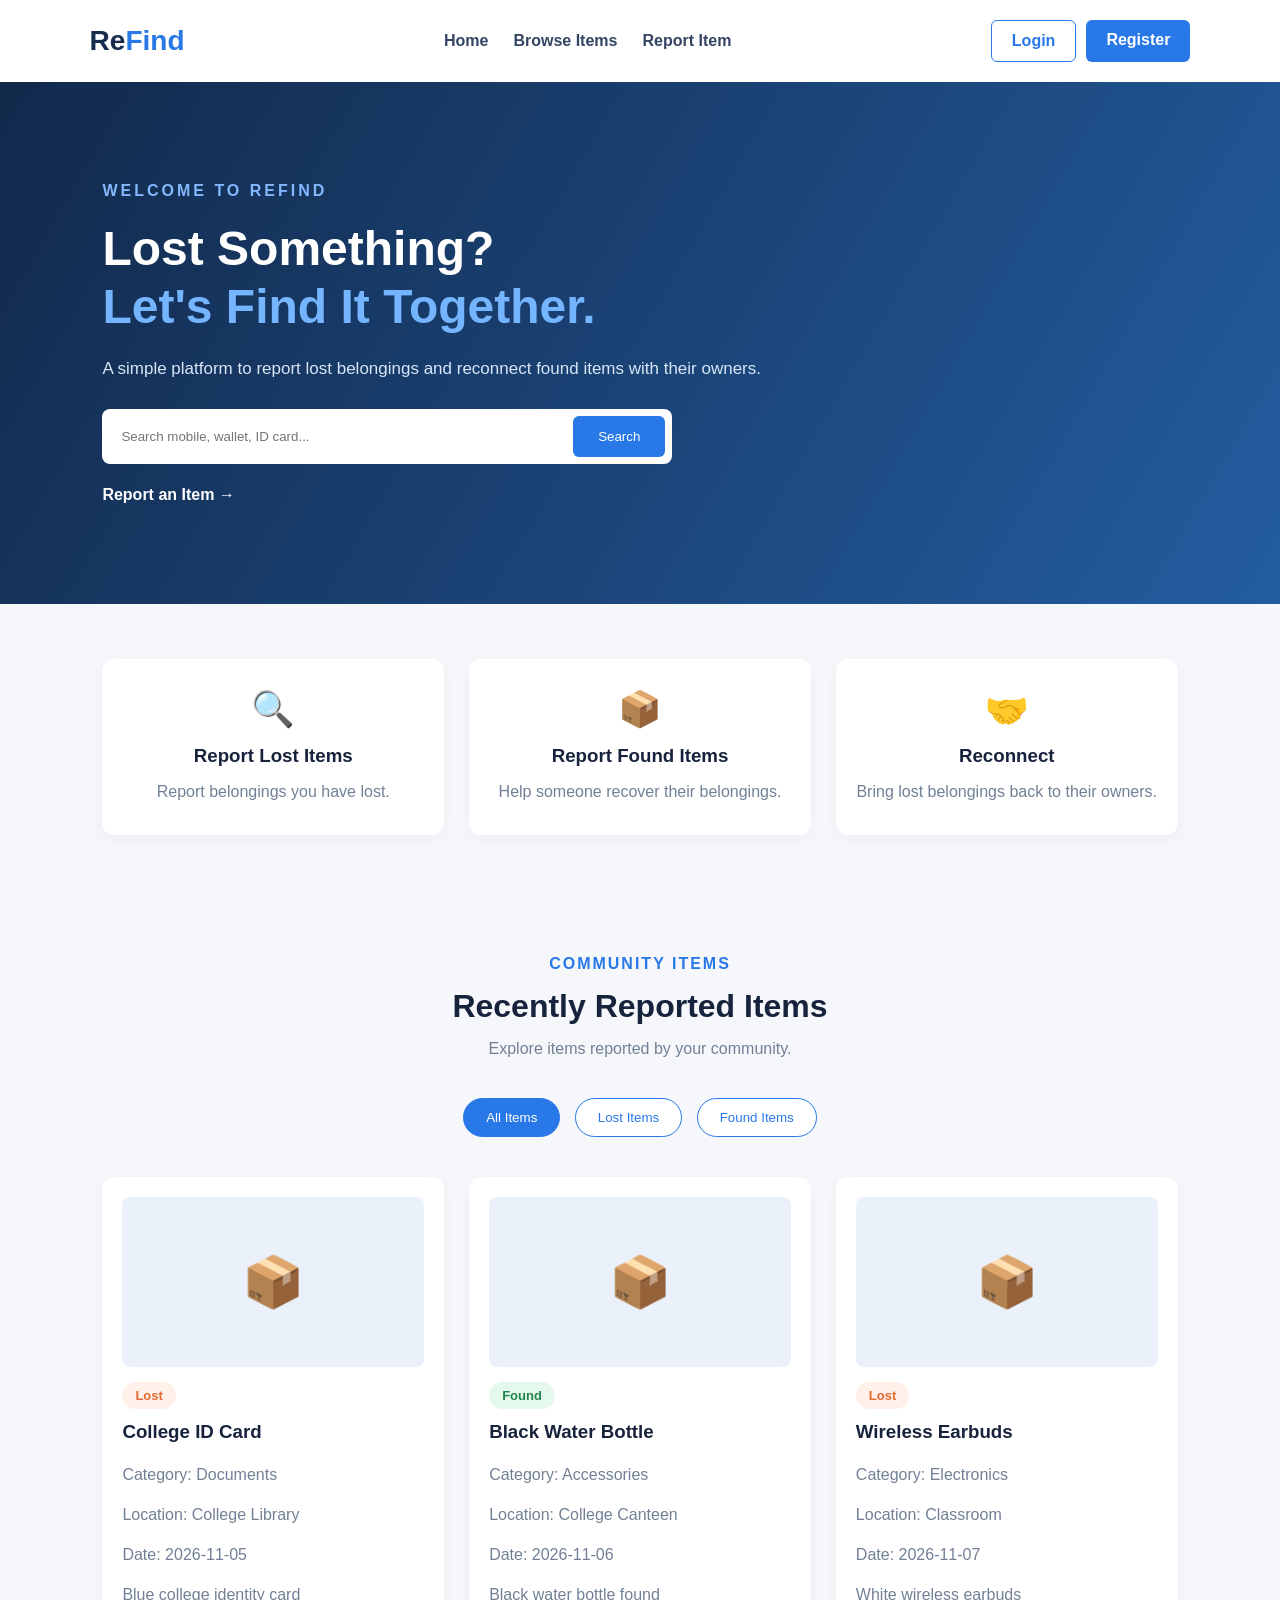
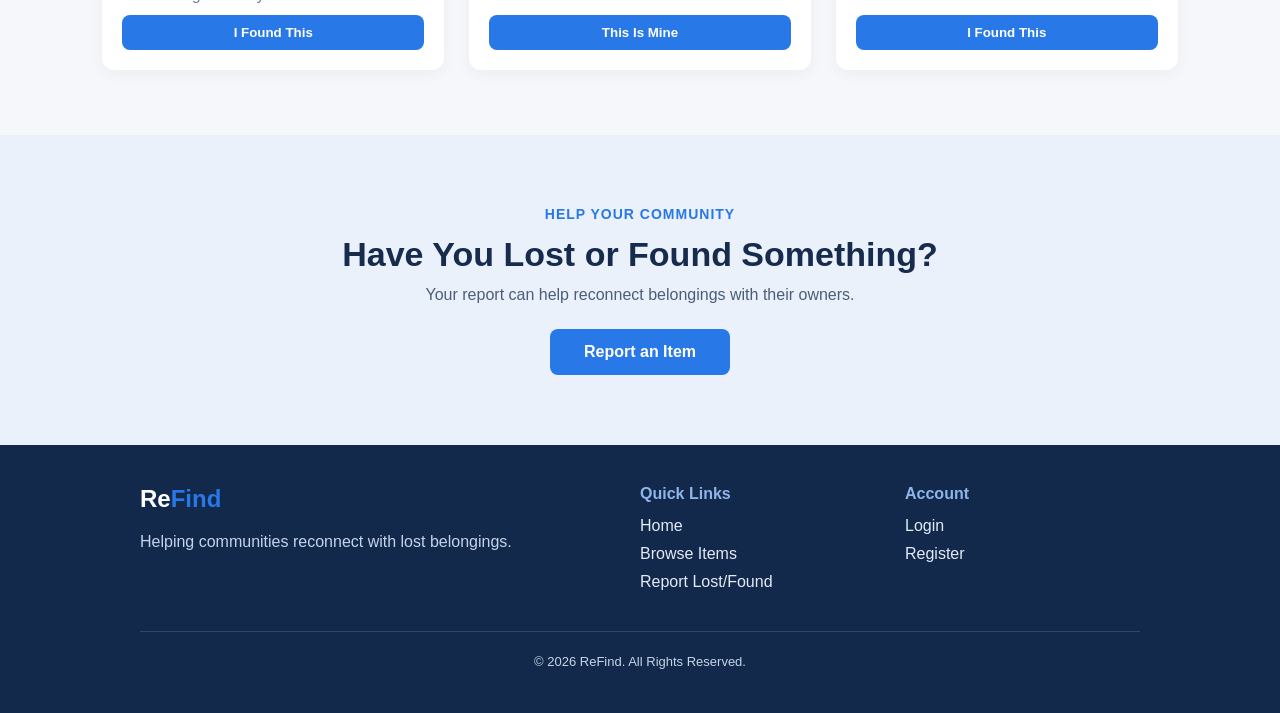
<file: index.html>
<!DOCTYPE html>
<html lang="en">
<head>
    <meta charset="UTF-8">
    <meta name="viewport" content="width=device-width, initial-scale=1.0">

    <title>ReFind - Lost & Found Application</title>

    <link rel="stylesheet" href="style.css">
</head>

<body>

<!-- NAVBAR -->
<header class="navbar">
    <a href="index.html" class="logo">
        Re<span>Find</span>
    </a>

    <nav>
        <a href="#home">Home</a>
        <a href="#items">Browse Items</a>
        <a href="report.html">Report Item</a>
    </nav>

    <div class="nav-buttons">
        <a href="login.html" class="login-btn">Login</a>
        <a href="register.html" class="register-btn">Register</a>
    </div>
</header>


<!-- HERO SECTION -->
<section class="hero" id="home">

    <div class="hero-content">

        <span class="tagline">WELCOME TO REFIND</span>

        <h1>
            Lost Something?<br>
            <span>Let's Find It Together.</span>
        </h1>

        <p>
            A simple platform to report lost belongings
            and reconnect found items with their owners.
        </p>

        <div class="hero-search">
            <input
                type="text"
                id="searchInput"
                placeholder="Search mobile, wallet, ID card..."
            >

            <button onclick="searchItems()">
                Search
            </button>
        </div>

        <a href="report.html" class="hero-link">
            Report an Item →
        </a>

    </div>

</section>


<!-- FEATURES -->
<section class="features">

    <div class="feature">
        <div class="feature-icon">🔍</div>
        <h3>Report Lost Items</h3>
        <p>Report belongings you have lost.</p>
    </div>

    <div class="feature">
        <div class="feature-icon">📦</div>
        <h3>Report Found Items</h3>
        <p>Help someone recover their belongings.</p>
    </div>

    <div class="feature">
        <div class="feature-icon">🤝</div>
        <h3>Reconnect</h3>
        <p>Bring lost belongings back to their owners.</p>
    </div>

</section>


<!-- ITEMS SECTION -->
<section class="items-section" id="items">

    <div class="section-heading">
        <span>COMMUNITY ITEMS</span>
        <h2>Recently Reported Items</h2>
        <p>Explore items reported by your community.</p>
    </div>

    <div class="filter-buttons">

        <button class="filter-btn active"
            onclick="filterItems('All', this)">
            All Items
        </button>

        <button class="filter-btn"
            onclick="filterItems('Lost', this)">
            Lost Items
        </button>

        <button class="filter-btn"
            onclick="filterItems('Found', this)">
            Found Items
        </button>

    </div>

    <div class="items-grid" id="itemsGrid"></div>

</section>


<!-- REPORT CALL TO ACTION -->
<section class="cta-report" id="report">
    <span>HELP YOUR COMMUNITY</span>
    <h2>Have You Lost or Found Something?</h2>
    <p>
        Your report can help reconnect belongings
        with their owners.
    </p>
    <a href="report.html" class="cta-btn">Report an Item</a>
</section>


<!-- FOOTER -->
<footer>

    <div class="footer-grid">

        <div class="footer-brand">
            <h2>Re<span>Find</span></h2>
            <p>Helping communities reconnect with lost belongings.</p>
        </div>

        <div class="footer-col">
            <h4>Quick Links</h4>
            <a href="index.html">Home</a>
            <a href="#items">Browse Items</a>
            <a href="report.html">Report Lost/Found</a>
        </div>

        <div class="footer-col">
            <h4>Account</h4>
            <a href="login.html">Login</a>
            <a href="register.html">Register</a>
            <a href="admin.html" class="admin-only" hidden>Admin Dashboard</a>
        </div>

    </div>

    <p class="copyright">
        © 2026 ReFind. All Rights Reserved.
    </p>

</footer>


<script src="common.js"></script>
<script src="script.js"></script>

</body>
</html>
</file>
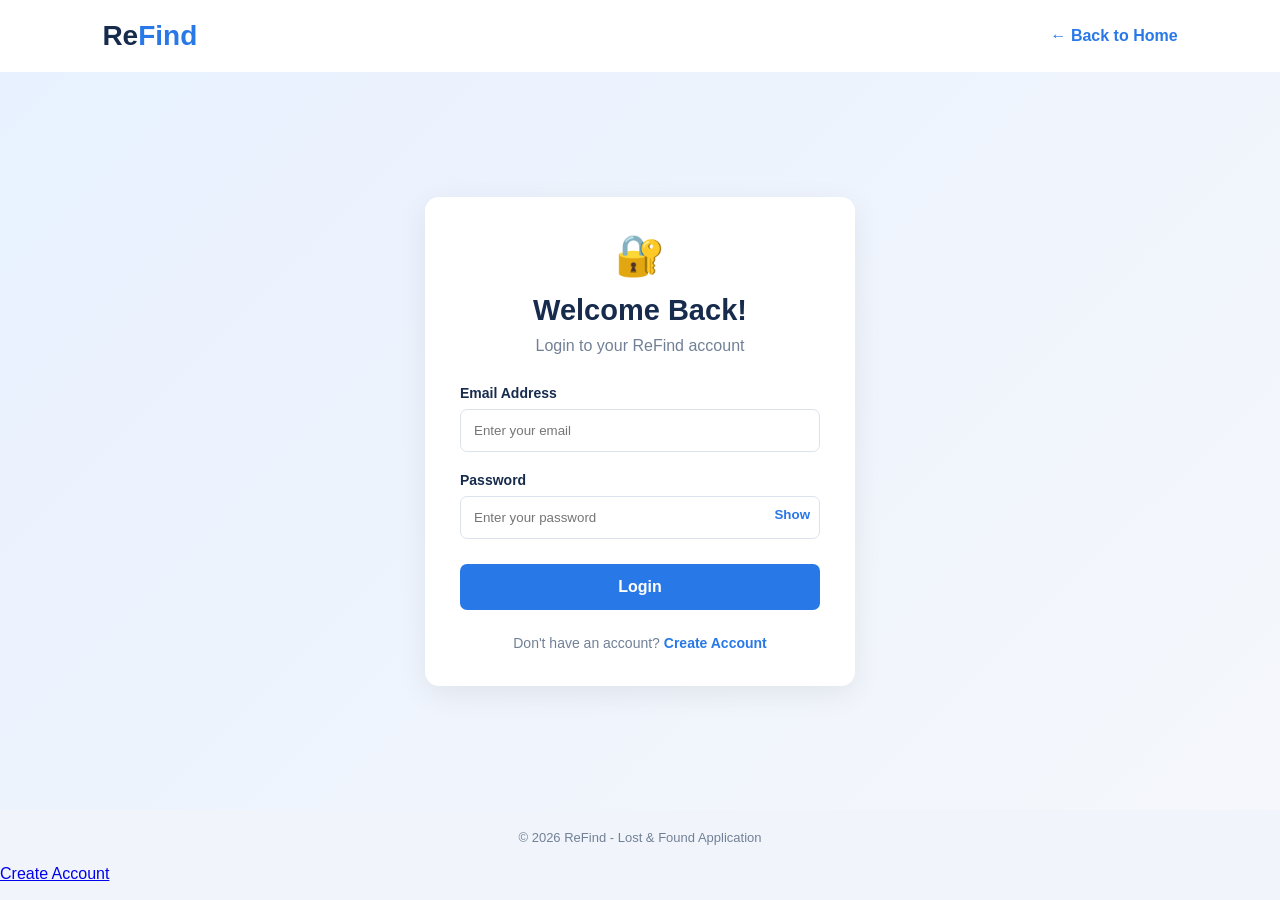
<file: admin.html>
<!DOCTYPE html>
<html lang="en">
<head>
    <meta charset="UTF-8">
    <meta name="viewport" content="width=device-width, initial-scale=1.0">

    <title>ReFind Admin Dashboard</title>

    <link rel="stylesheet" href="admin.css">
</head>

<body>

<div class="dashboard">

    <aside class="sidebar">

        <h2>Re<span>Find</span></h2>

        <p class="admin-label">ADMIN PANEL</p>

        <nav>
            <a href="admin.html" class="active">Dashboard</a>
            <a href="#reports">Manage Reports</a>
            <a href="index.html">Home Page</a>
        </nav>

        <button id="logoutBtn" class="logout">
            Logout
        </button>

    </aside>


    <main class="main-content">

        <header class="topbar">
            <div>
                <h1>Dashboard Overview</h1>
                <p>Welcome to ReFind Administration</p>
            </div>

            <span class="admin-profile">Admin</span>
        </header>


        <!-- STATISTICS -->

        <section class="stats">

            <div class="stat-card">
                <span>📦</span>
                <h3>Total Reports</h3>
                <h2 id="totalItems">0</h2>
            </div>

            <div class="stat-card">
                <span>🔴</span>
                <h3>Lost Items</h3>
                <h2 id="lostItems">0</h2>
            </div>

            <div class="stat-card">
                <span>🟢</span>
                <h3>Found Items</h3>
                <h2 id="foundItems">0</h2>
            </div>

            <div class="stat-card">
                <span>👥</span>
                <h3>Registered Users</h3>
                <h2 id="totalUsers">0</h2>
            </div>

        </section>


        <!-- REPORTS -->

        <section class="reports" id="reports">

            <div class="section-heading">
                <h2>Recent Item Reports</h2>

                <input
                    type="text"
                    id="searchInput"
                    placeholder="Search items..."
                >
            </div>

            <div class="table-container">

                <table>

                    <thead>
                        <tr>
                            <th>Item Name</th>
                            <th>Category</th>
                            <th>Type</th>
                            <th>Location</th>
                            <th>Status</th>
                            <th>Action</th>
                        </tr>
                    </thead>

                    <tbody id="reportTable">
                    </tbody>

                </table>

                <p id="emptyMessage">
                    No item reports available.
                </p>

            </div>

        </section>

    </main>

</div>

<script src="admin.js"></script>

</body>
</html>
</file>
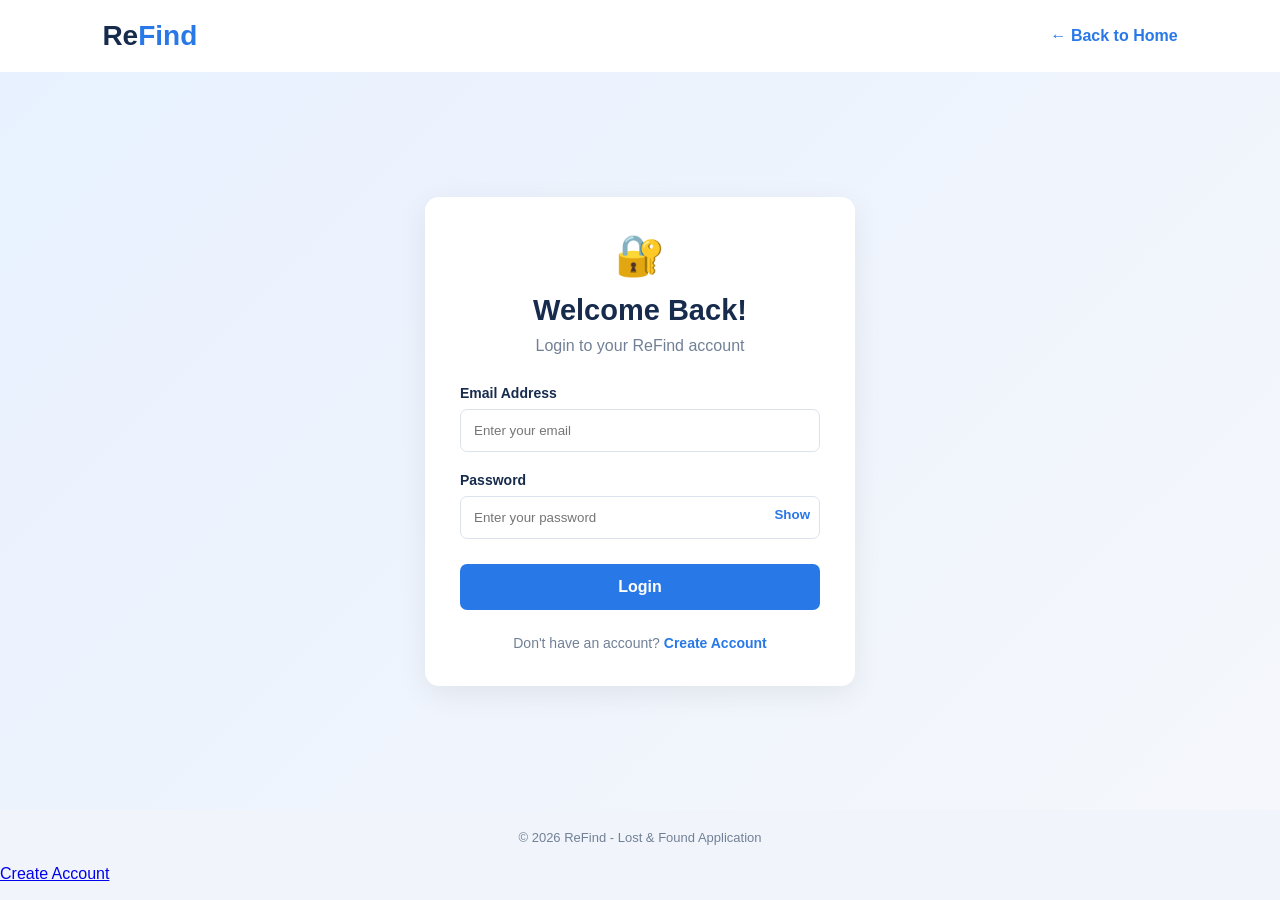
<file: login.html>
<!DOCTYPE html>
<html lang="en">
<head>
    <meta charset="UTF-8">
    <meta name="viewport" content="width=device-width, initial-scale=1.0">

    <title>Login - ReFind</title>

    <link rel="stylesheet" href="auth.css">
</head>

<body>

<header class="auth-navbar">
    <a href="index.html" class="brand">
        Re<span>Find</span>
    </a>

    <a href="index.html" class="back-home">
        ← Back to Home
    </a>
</header>

<main class="auth-wrapper">

    <section class="auth-card">

        <div class="auth-icon">🔐</div>

        <h1>Welcome Back!</h1>

        <p class="auth-subtitle">
            Login to your ReFind account
        </p>

        <form id="loginForm">

            <label for="loginEmail">Email Address</label>

            <input
                type="email"
                id="loginEmail"
                placeholder="Enter your email"
                required
            >

            <label for="loginPassword">Password</label>

            <div class="password-box">

                <input
                    type="password"
                    id="loginPassword"
                    placeholder="Enter your password"
                    required
                >

                <button
                    type="button"
                    class="toggle-password"
                    data-target="loginPassword"
                >
                    Show
                </button>

            </div>

            <button type="submit" class="auth-submit">
                Login
            </button>

            <p id="loginMessage" class="message"></p>

        </form>

        <div class="auth-switch">
            Don't have an account?
            <a href="registration.html">Create Account</a>
        </div>

    </section>

</main>

<footer class="auth-footer">
    © 2026 ReFind - Lost & Found Application
</footer>

<script src="auth.js"></script>

</body>
</html>

<a href="registration.html">Create Account</a>
</file>
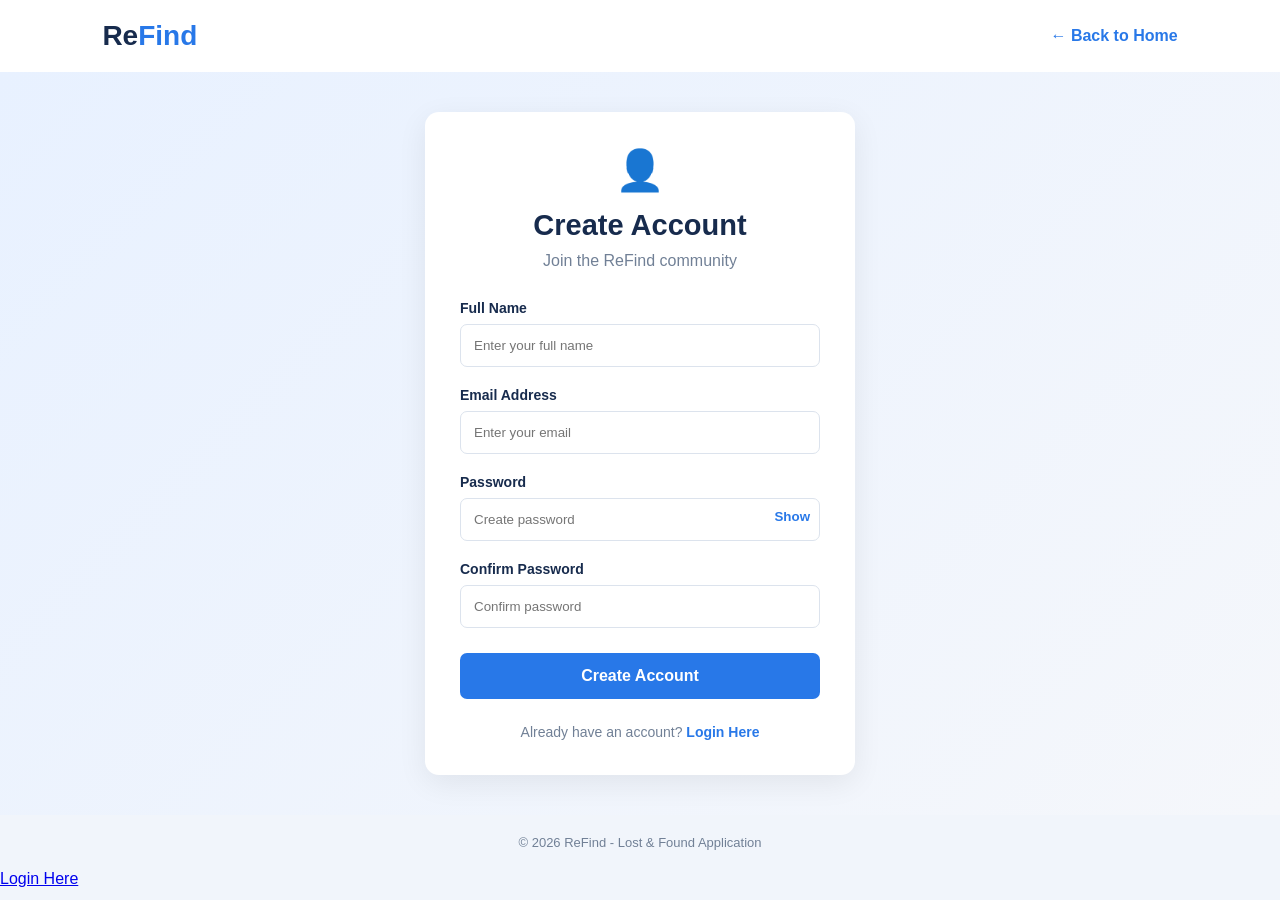
<file: register.html>
<!DOCTYPE html>
<html lang="en">
<head>
    <meta charset="UTF-8">
    <meta name="viewport" content="width=device-width, initial-scale=1.0">

    <title>Register - ReFind</title>

    <link rel="stylesheet" href="auth.css">
</head>

<body>

<header class="auth-navbar">

    <a href="index.html" class="brand">
        Re<span>Find</span>
    </a>

    <a href="index.html" class="back-home">
        ← Back to Home
    </a>

</header>

<main class="auth-wrapper">

    <section class="auth-card">

        <div class="auth-icon">👤</div>

        <h1>Create Account</h1>

        <p class="auth-subtitle">
            Join the ReFind community
        </p>

        <form id="registerForm">

            <label for="fullName">Full Name</label>

            <input
                type="text"
                id="fullName"
                placeholder="Enter your full name"
                required
            >

            <label for="registerEmail">Email Address</label>

            <input
                type="email"
                id="registerEmail"
                placeholder="Enter your email"
                required
            >

            <label for="registerPassword">Password</label>

            <div class="password-box">

                <input
                    type="password"
                    id="registerPassword"
                    placeholder="Create password"
                    minlength="6"
                    required
                >

                <button
                    type="button"
                    class="toggle-password"
                    data-target="registerPassword"
                >
                    Show
                </button>

            </div>

            <label for="confirmPassword">Confirm Password</label>

            <input
                type="password"
                id="confirmPassword"
                placeholder="Confirm password"
                minlength="6"
                required
            >

            <button type="submit" class="auth-submit">
                Create Account
            </button>

            <p id="registerMessage" class="message"></p>

        </form>

        <div class="auth-switch">
            Already have an account?
            <a href="login.html">Login Here</a>
        </div>

    </section>

</main>

<footer class="auth-footer">
    © 2026 ReFind - Lost & Found Application
</footer>

<script src="auth.js"></script>

</body>
</html>

<a href="login.html">Login Here</a>
</file>
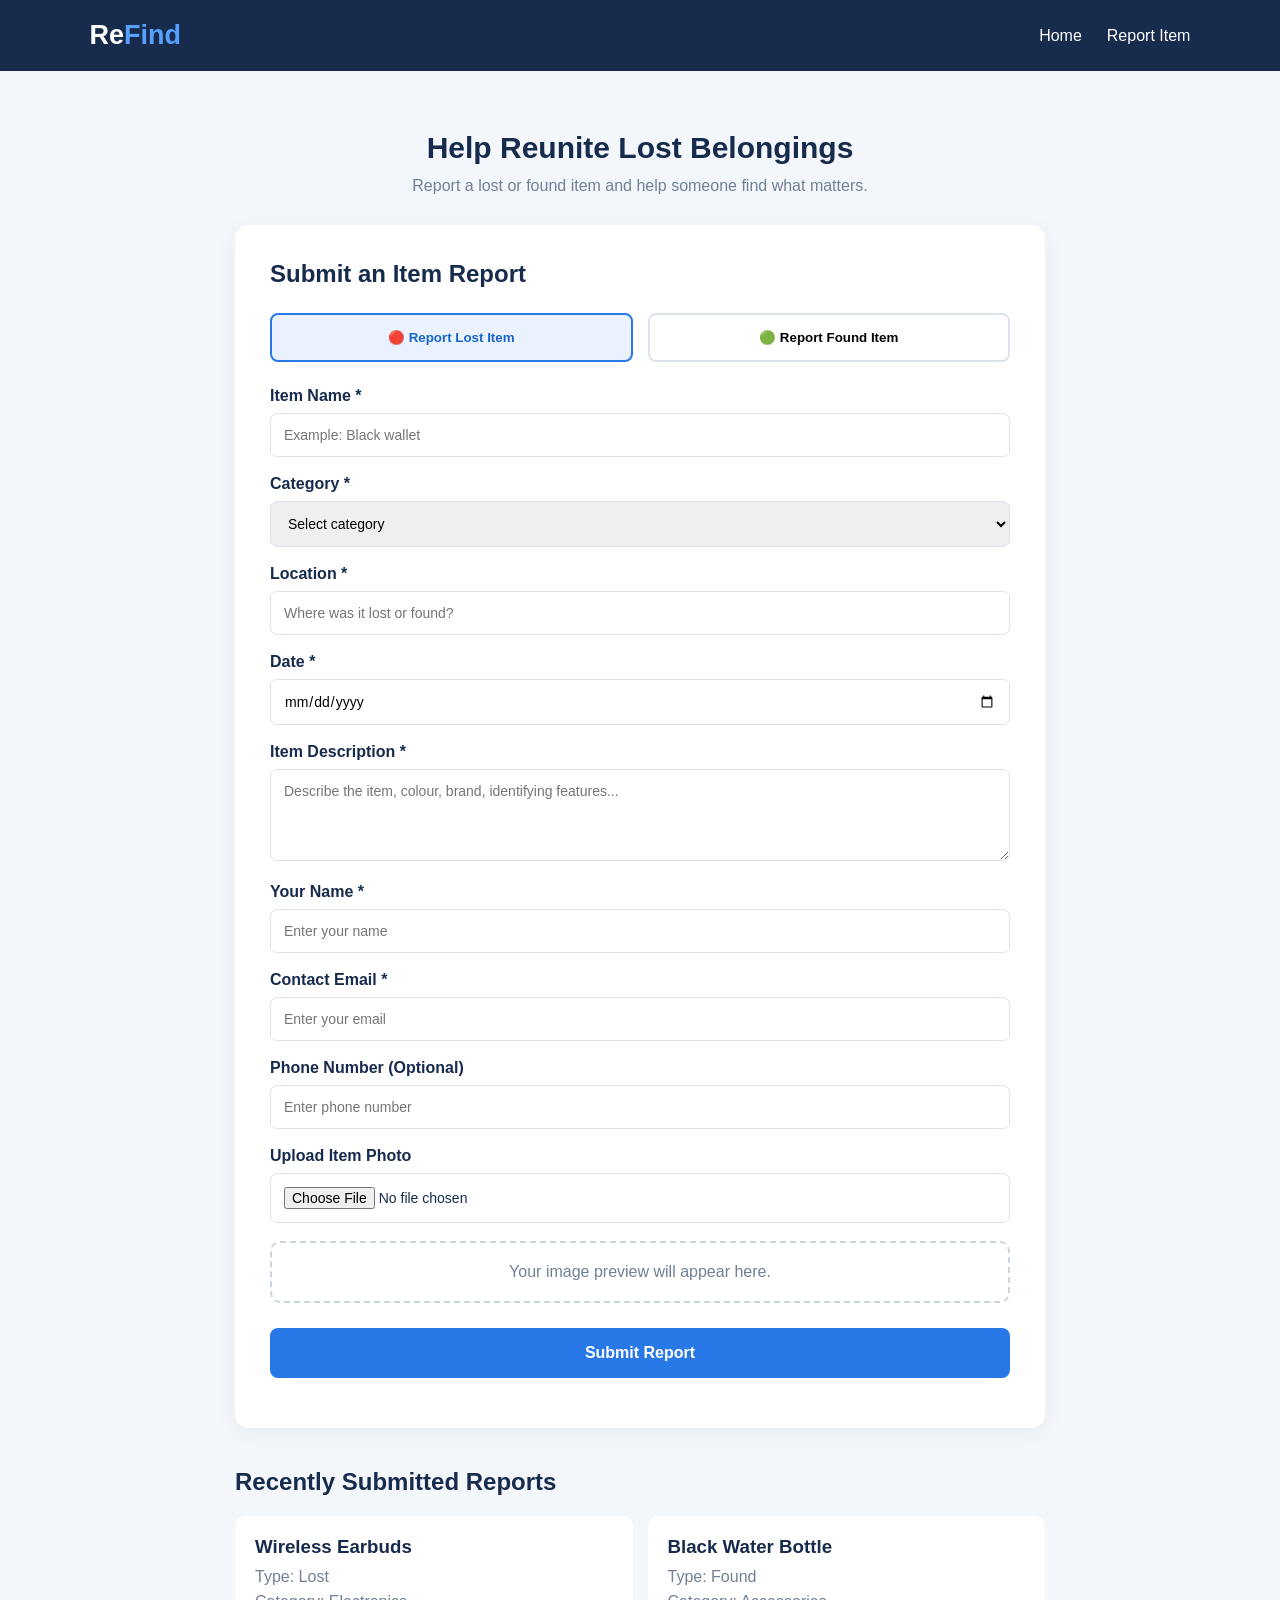
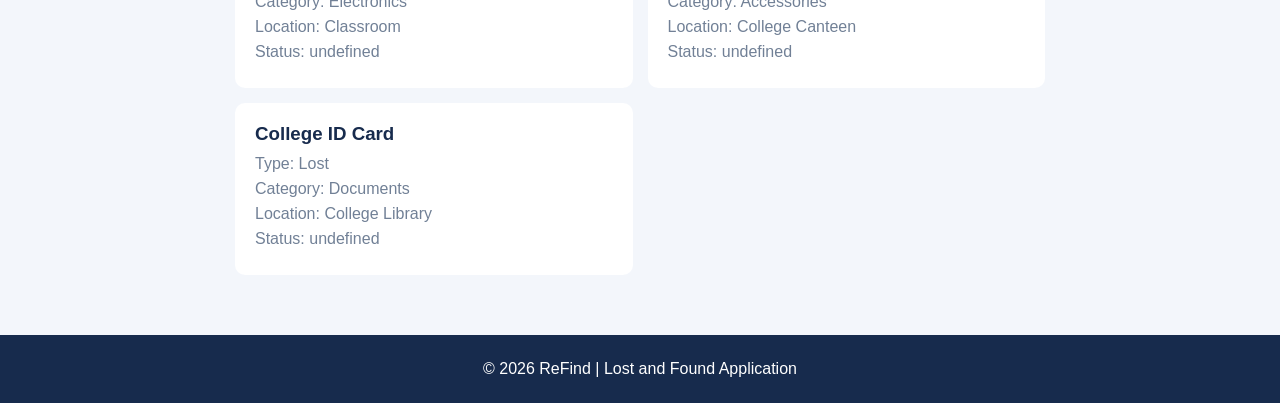
<file: report.html>
<!DOCTYPE html>
<html lang="en">
<head>
    <meta charset="UTF-8">
    <meta name="viewport" content="width=device-width, initial-scale=1.0">
    <title>ReFind | Report an Item</title>
    <link rel="stylesheet" href="report.css">
</head>
<body>

<header class="navbar">
    <a href="index.html" class="logo">Re<span>Find</span></a>

    <nav>
        <a href="index.html">Home</a>
        <a href="admin.html" class="admin-only" hidden>Dashboard</a>
        <a href="report.html">Report Item</a>
    </nav>
</header>

<main class="container">

    <section class="intro">
        <h1>Help Reunite Lost Belongings</h1>
        <p>Report a lost or found item and help someone find what matters.</p>
    </section>

    <section class="report-card">

        <h2>Submit an Item Report</h2>

        <div class="type-selection">
            <button type="button" class="type-btn selected" data-type="Lost">
                🔴 Report Lost Item
            </button>

            <button type="button" class="type-btn" data-type="Found">
                🟢 Report Found Item
            </button>
        </div>

        <form id="reportForm">

            <input type="hidden" id="itemType" value="Lost">

            <label for="itemName">Item Name *</label>
            <input
                type="text"
                id="itemName"
                placeholder="Example: Black wallet"
                required
            >

            <label for="category">Category *</label>
            <select id="category" required>
                <option value="">Select category</option>
                <option>Electronics</option>
                <option>Wallet / Purse</option>
                <option>Documents</option>
                <option>Keys</option>
                <option>Bags</option>
                <option>Clothing</option>
                <option>Jewellery</option>
                <option>Books</option>
                <option>Other</option>
            </select>

            <label for="location">Location *</label>
            <input
                type="text"
                id="location"
                placeholder="Where was it lost or found?"
                required
            >

            <label for="itemDate">Date *</label>
            <input type="date" id="itemDate" required>

            <label for="description">Item Description *</label>
            <textarea
                id="description"
                placeholder="Describe the item, colour, brand, identifying features..."
                rows="4"
                required
            ></textarea>

            <label for="contactName">Your Name *</label>
            <input
                type="text"
                id="contactName"
                placeholder="Enter your name"
                required
            >

            <label for="contactEmail">Contact Email *</label>
            <input
                type="email"
                id="contactEmail"
                placeholder="Enter your email"
                required
            >

            <label for="contactPhone">Phone Number (Optional)</label>
            <input
                type="tel"
                id="contactPhone"
                placeholder="Enter phone number"
            >

            <label for="itemImage">Upload Item Photo</label>
            <input
                type="file"
                id="itemImage"
                accept="image/png,image/jpeg,image/webp"
            >

            <div class="preview-container">
                <img id="imagePreview" alt="Item photo preview">
                <p id="previewText">Your image preview will appear here.</p>
            </div>

            <button type="submit" class="submit-btn">
                Submit Report
            </button>

            <p id="formMessage" role="status"></p>

        </form>

    </section>

    <section class="my-reports">
        <h2>Recently Submitted Reports</h2>
        <div id="myReports" class="report-list"></div>
    </section>

</main>

<footer>
    <p>© 2026 ReFind | Lost and Found Application</p>
</footer>

<script src="common.js"></script>
<script src="report.js"></script>

</body>
</html>
</file>
<file: style.css>
* {
    margin: 0;
    padding: 0;
    box-sizing: border-box;
    font-family: Arial, sans-serif;
}

html {
    scroll-behavior: smooth;
}

body {
    background: #f5f7fb;
    color: #17233c;
}

/* NAVBAR */

.navbar {
    background: white;
    padding: 20px 7%;
    display: flex;
    align-items: center;
    justify-content: space-between;
    flex-wrap: wrap;
    gap: 15px;
    box-shadow: 0 2px 10px #0000000d;
}

.logo {
    font-size: 28px;
    font-weight: bold;
    color: #172b4d;
    text-decoration: none;
}

.logo span,
footer span {
    color: #2878e8;
}

nav {
    display: flex;
    gap: 25px;
    flex-wrap: wrap;
}

nav a {
    text-decoration: none;
    color: #344563;
    font-weight: 600;
}

nav a:hover {
    color: #2878e8;
}

.nav-buttons {
    display: flex;
    gap: 10px;
}

.login-btn,
.register-btn {
    padding: 11px 20px;
    border-radius: 6px;
    text-decoration: none;
    font-weight: bold;
}

.login-btn {
    color: #2878e8;
    border: 1px solid #2878e8;
}

.register-btn {
    background: #2878e8;
    color: white;
}


/* HERO */

.hero {
    min-height: 480px;
    padding: 100px 8%;
    display: flex;
    align-items: center;
    background: linear-gradient(
        120deg,
        #12294b,
        #235da0
    );
    color: white;
}

.hero-content {
    max-width: 700px;
}

.tagline {
    color: #83b8ff;
    font-weight: bold;
    letter-spacing: 3px;
}

.hero h1 {
    font-size: 48px;
    line-height: 1.2;
    margin: 20px 0;
}

.hero h1 span {
    color: #75b4ff;
}

.hero p {
    color: #d8e6f7;
    font-size: 17px;
    line-height: 1.7;
    margin-bottom: 25px;
}

.hero-search {
    display: flex;
    max-width: 570px;
    background: white;
    padding: 7px;
    border-radius: 8px;
    gap: 8px;
}

.hero-search input {
    flex: 1;
    border: none;
    outline: none;
    padding: 12px;
    min-width: 0;
}

.hero-search button {
    background: #2878e8;
    color: white;
    border: none;
    padding: 13px 25px;
    border-radius: 6px;
    cursor: pointer;
}

.hero-link {
    display: inline-block;
    margin-top: 22px;
    color: white;
    text-decoration: none;
    font-weight: bold;
}


/* FEATURES */

.features {
    display: grid;
    grid-template-columns: repeat(3, 1fr);
    gap: 25px;
    padding: 55px 8%;
}

.feature {
    background: white;
    padding: 30px 20px;
    text-align: center;
    border-radius: 12px;
    box-shadow: 0 4px 15px #0000000b;
}

.feature-icon {
    font-size: 35px;
    margin-bottom: 15px;
}

.feature h3 {
    margin-bottom: 12px;
}

.feature p {
    color: #718096;
    line-height: 1.6;
}


/* ITEMS */

.items-section {
    padding: 65px 8%;
}

.section-heading {
    text-align: center;
}

.section-heading span {
    color: #2878e8;
    font-weight: bold;
    letter-spacing: 2px;
}

.section-heading h2 {
    font-size: 32px;
    margin: 15px 0;
}

.section-heading p {
    color: #718096;
}

.filter-buttons {
    text-align: center;
    margin: 35px 0;
}

.filter-btn {
    padding: 11px 22px;
    margin: 5px;
    border: 1px solid #2878e8;
    background: white;
    color: #2878e8;
    border-radius: 25px;
    cursor: pointer;
}

.filter-btn.active,
.filter-btn:hover {
    background: #2878e8;
    color: white;
}

.items-grid {
    display: grid;
    grid-template-columns: repeat(
        auto-fit,
        minmax(230px, 1fr)
    );
    gap: 25px;
}

.item-card {
    background: white;
    border-radius: 12px;
    padding: 20px;
    box-shadow: 0 4px 15px #0000000b;
    display: flex;
    flex-direction: column;
    align-items: flex-start;
}

.item-card img {
    width: 100%;
    height: 170px;
    object-fit: cover;
    border-radius: 8px;
    margin-bottom: 15px;
}

.item-placeholder {
    width: 100%;
    height: 170px;
    background: #eaf1fb;
    display: grid;
    place-items: center;
    font-size: 50px;
    border-radius: 8px;
    margin-bottom: 15px;
}

.item-card h3 {
    margin: 12px 0;
}

.item-card p {
    color: #718096;
    margin: 8px 0;
    line-height: 1.5;
}

.status {
    display: inline-block;
    padding: 6px 13px;
    border-radius: 20px;
    font-size: 13px;
    font-weight: bold;
}

.status.lost {
    background: #fff0e9;
    color: #e36a31;
}

.status.found {
    background: #e4f8ec;
    color: #23834c;
}

.status.recovered {
    background: #e5e7eb;
    color: #4b5563;
}

.item-card .contact-btn {
    margin-top: auto;
    width: 100%;
    padding: 10px;
    border: 0;
    border-radius: 8px;
    background: #2878e8;
    color: white;
    font-weight: bold;
    cursor: pointer;
}

.item-card .contact-btn:hover {
    background: #1d63c4;
}

.item-card .contact-info {
    background: #eaf1fb;
    color: #172b4d;
    padding: 8px 10px;
    border-radius: 8px;
    width: 100%;
    word-break: break-word;
    font-size: 14px;
}

.item-card .contact-info[hidden] {
    display: none;
}

.empty-message {
    text-align: center;
    grid-column: 1 / -1;
    color: #718096;
    padding: 30px;
}


/* REPORT FORM */

.report-section {
    background: #eaf1fb;
    padding: 70px 8%;
}

.report-container {
    display: grid;
    grid-template-columns: 1fr 1fr;
    gap: 55px;
    max-width: 1100px;
    margin: auto;
    align-items: center;
}

.report-info span {
    color: #2878e8;
    font-weight: bold;
    letter-spacing: 2px;
}

.report-info h2 {
    font-size: 37px;
    margin: 20px 0;
    line-height: 1.3;
}

.report-info p {
    color: #718096;
    line-height: 1.8;
}

#reportForm {
    background: white;
    padding: 30px;
    border-radius: 12px;
    box-shadow: 0 5px 20px #0000000c;
}

#reportForm h3 {
    margin-bottom: 25px;
    font-size: 24px;
}

#reportForm label {
    display: block;
    margin-bottom: 8px;
    font-weight: bold;
    font-size: 14px;
}

#reportForm input,
#reportForm select,
#reportForm textarea {
    width: 100%;
    padding: 12px;
    border: 1px solid #dce3ed;
    border-radius: 6px;
    margin-bottom: 18px;
}

#reportForm textarea {
    height: 100px;
    resize: vertical;
}

.submit-btn {
    background: #2878e8;
    color: white;
    width: 100%;
    border: none;
    padding: 15px;
    border-radius: 6px;
    font-size: 16px;
    cursor: pointer;
}

.submit-btn:hover {
    background: #155cb8;
}


/* FOOTER */

footer {
    background: #12294b;
    color: white;
    text-align: center;
    padding: 40px 20px;
}

footer h2 {
    margin-bottom: 15px;
}

footer p {
    color: #c5d4e8;
    line-height: 1.8;
}

.copyright {
    margin-top: 20px;
    font-size: 13px;
}


/* MOBILE RESPONSIVE */

@media(max-width: 768px) {

    .navbar {
        flex-direction: column;
    }

    nav {
        justify-content: center;
        gap: 15px;
    }

    .hero {
        padding: 75px 6%;
    }

    .hero h1 {
        font-size: 34px;
    }

    .features {
        grid-template-columns: 1fr;
    }

    .report-container {
        grid-template-columns: 1fr;
    }

    .report-info h2 {
        font-size: 29px;
    }
}

@media(max-width: 450px) {

    .hero-search {
        flex-direction: column;
    }

    .hero-search button {
        width: 100%;
    }

    .nav-buttons {
        justify-content: center;
    }
}
.welcome-user {
    color: #2878e8;
    font-weight: bold;
    margin-right: 10px;
}

/* ---------- REPORT CALL TO ACTION ---------- */

.cta-report {
    text-align: center;
    padding: 70px 7%;
    background: #eaf1fb;
}

.cta-report span {
    color: #2878e8;
    font-weight: bold;
    letter-spacing: 1px;
    font-size: 14px;
}

.cta-report h2 {
    font-size: 34px;
    margin: 12px 0;
    color: #172b4d;
}

.cta-report p {
    color: #4b5d78;
    margin-bottom: 25px;
}

.cta-btn {
    display: inline-block;
    padding: 14px 34px;
    background: #2878e8;
    color: white;
    border-radius: 8px;
    text-decoration: none;
    font-weight: bold;
}

.cta-btn:hover {
    background: #1d63c4;
}

/* ---------- FOOTER LAYOUT ---------- */

.footer-grid {
    max-width: 1000px;
    margin: 0 auto 30px;
    display: grid;
    grid-template-columns: 2fr 1fr 1fr;
    gap: 30px;
    text-align: left;
}

.footer-col h4 {
    margin-bottom: 14px;
    color: #8fb4e8;
}

.footer-col a {
    display: block;
    color: #e2ebf7;
    text-decoration: none;
    margin-bottom: 10px;
}

.footer-col a:hover {
    text-decoration: underline;
}

.footer-col a[hidden] {
    display: none;
}

footer .copyright {
    border-top: 1px solid #ffffff22;
    padding-top: 18px;
    max-width: 1000px;
    margin: 0 auto;
}

@media (max-width: 700px) {
    .footer-grid {
        grid-template-columns: 1fr;
        text-align: center;
    }
}
</file>
<file: admin.css>
* {
    margin: 0;
    padding: 0;
    box-sizing: border-box;
    font-family: Arial, sans-serif;
}

body {
    background: #f3f6fb;
    color: #172b4d;
}

.dashboard {
    display: flex;
    min-height: 100vh;
}

/* SIDEBAR */

.sidebar {
    width: 240px;
    background: #172b4d;
    color: white;
    padding: 30px 20px;
    display: flex;
    flex-direction: column;
}

.sidebar h2 {
    font-size: 28px;
    margin-bottom: 45px;
}

.sidebar h2 span {
    color: #58a0ff;
}

.admin-label {
    color: #9eabc0;
    font-size: 12px;
    margin-bottom: 20px;
}

.sidebar nav a {
    display: block;
    color: #dce5f3;
    text-decoration: none;
    padding: 14px;
    border-radius: 7px;
    margin-bottom: 10px;
}

.sidebar nav a:hover,
.sidebar nav a.active {
    background: #2878e8;
    color: white;
}

.logout {
    margin-top: auto;
    padding: 13px;
    border: none;
    background: #e74c3c;
    color: white;
    border-radius: 7px;
    cursor: pointer;
}

/* MAIN CONTENT */

.main-content {
    flex: 1;
    padding: 35px;
    min-width: 0;
}

.topbar {
    display: flex;
    justify-content: space-between;
    align-items: center;
    margin-bottom: 35px;
}

.topbar h1 {
    font-size: 27px;
    margin-bottom: 8px;
}

.topbar p {
    color: #718096;
}

.admin-profile {
    background: #2878e8;
    color: white;
    padding: 12px 22px;
    border-radius: 25px;
}

/* STATISTICS */

.stats {
    display: grid;
    grid-template-columns: repeat(4, 1fr);
    gap: 20px;
    margin-bottom: 35px;
}

.stat-card {
    background: white;
    padding: 25px;
    border-radius: 12px;
    box-shadow: 0 4px 15px #00000008;
}

.stat-card span {
    font-size: 28px;
}

.stat-card h3 {
    color: #718096;
    font-size: 14px;
    margin: 15px 0;
}

.stat-card h2 {
    font-size: 30px;
    color: #2878e8;
}

/* REPORT TABLE */

.reports {
    background: white;
    padding: 25px;
    border-radius: 12px;
    box-shadow: 0 4px 15px #00000008;
}

.section-heading {
    display: flex;
    justify-content: space-between;
    align-items: center;
    gap: 15px;
    margin-bottom: 25px;
}

.section-heading input {
    padding: 12px;
    border: 1px solid #dce3ed;
    border-radius: 7px;
    max-width: 230px;
    width: 100%;
}

.table-container {
    overflow-x: auto;
}

table {
    width: 100%;
    border-collapse: collapse;
    min-width: 650px;
}

th, td {
    padding: 16px 12px;
    text-align: left;
    border-bottom: 1px solid #edf0f5;
}

th {
    color: #718096;
    font-size: 13px;
}

td {
    font-size: 14px;
}

.status {
    padding: 6px 10px;
    border-radius: 15px;
    font-size: 12px;
    background: #fff0d8;
    color: #a56b00;
}

.status.recovered {
    background: #d9f5e5;
    color: #147a43;
}

.action-btn {
    padding: 8px 12px;
    border: none;
    background: #2878e8;
    color: white;
    border-radius: 5px;
    cursor: pointer;
}

#emptyMessage {
    text-align: center;
    padding: 25px;
    color: #718096;
}

/* RESPONSIVE */

@media(max-width: 900px) {
    .stats {
        grid-template-columns: repeat(2, 1fr);
    }
}

@media(max-width: 600px) {
    .sidebar {
        width: 150px;
        padding: 20px 10px;
    }

    .main-content {
        padding: 18px;
    }

    .stats {
        grid-template-columns: 1fr;
    }

    .section-heading {
        flex-direction: column;
        align-items: flex-start;
    }

    .topbar h1 {
        font-size: 20px;
    }
}
</file>
<file: auth.css>
* {
    margin: 0;
    padding: 0;
    box-sizing: border-box;
    font-family: Arial, sans-serif;
}

body {
    background: #f1f5fb;
    color: #172b4d;
}

/* NAVBAR */

.auth-navbar {
    background: white;
    padding: 20px 8%;
    display: flex;
    justify-content: space-between;
    align-items: center;
    box-shadow: 0 2px 10px #0000000c;
}

.brand {
    font-size: 28px;
    font-weight: bold;
    text-decoration: none;
    color: #172b4d;
}

.brand span {
    color: #2878e8;
}

.back-home {
    color: #2878e8;
    text-decoration: none;
    font-weight: bold;
}


/* AUTH SECTION */

.auth-wrapper {
    min-height: 82vh;
    display: flex;
    justify-content: center;
    align-items: center;
    padding: 40px 15px;
    background: linear-gradient(
        135deg,
        #e8f1ff,
        #f5f7fb
    );
}

.auth-card {
    width: 100%;
    max-width: 430px;
    background: white;
    padding: 35px;
    border-radius: 14px;
    box-shadow: 0 8px 30px #00000012;
}

.auth-icon {
    font-size: 40px;
    text-align: center;
    margin-bottom: 15px;
}

.auth-card h1 {
    text-align: center;
    font-size: 29px;
    margin-bottom: 10px;
}

.auth-subtitle {
    text-align: center;
    color: #718096;
    margin-bottom: 30px;
}


/* FORM */

.auth-card label {
    display: block;
    font-weight: bold;
    font-size: 14px;
    margin-bottom: 8px;
}

.auth-card input {
    width: 100%;
    padding: 13px;
    border: 1px solid #dce3ed;
    border-radius: 7px;
    margin-bottom: 20px;
    outline: none;
}

.auth-card input:focus {
    border-color: #2878e8;
    box-shadow: 0 0 0 3px #2878e81a;
}


/* PASSWORD */

.password-box {
    position: relative;
}

.password-box input {
    padding-right: 65px;
}

.toggle-password {
    position: absolute;
    right: 10px;
    top: 11px;
    background: none;
    border: none;
    color: #2878e8;
    cursor: pointer;
    font-weight: bold;
}


/* BUTTON */

.auth-submit {
    width: 100%;
    padding: 14px;
    background: #2878e8;
    color: white;
    border: none;
    border-radius: 7px;
    font-size: 16px;
    font-weight: bold;
    cursor: pointer;
    margin-top: 5px;
}

.auth-submit:hover {
    background: #155cb8;
}


/* LINKS */

.auth-switch {
    text-align: center;
    margin-top: 25px;
    color: #718096;
    font-size: 14px;
}

.auth-switch a {
    color: #2878e8;
    font-weight: bold;
    text-decoration: none;
}


/* MESSAGES */

.message {
    text-align: center;
    margin-top: 15px;
    font-size: 14px;
    line-height: 1.5;
}

.message.error {
    color: #d93025;
}

.message.success {
    color: #198754;
}


/* FOOTER */

.auth-footer {
    text-align: center;
    padding: 20px;
    color: #718096;
    font-size: 13px;
}


/* MOBILE */

@media(max-width: 500px) {

    .auth-navbar {
        padding: 18px;
    }

    .auth-card {
        padding: 25px 20px;
    }

    .auth-card h1 {
        font-size: 25px;
    }
}
</file>
<file: report.css>
* {
    margin: 0;
    padding: 0;
    box-sizing: border-box;
    font-family: Arial, sans-serif;
}

body {
    background: #f3f6fb;
    color: #172b4d;
}

.navbar {
    background: #172b4d;
    padding: 20px 7%;
    display: flex;
    justify-content: space-between;
    align-items: center;
}

.logo {
    color: white;
    font-size: 27px;
    font-weight: bold;
    text-decoration: none;
}

.logo span {
    color: #58a0ff;
}

.navbar nav {
    display: flex;
    gap: 25px;
}

.navbar nav a {
    color: white;
    text-decoration: none;
}

.container {
    max-width: 850px;
    margin: 40px auto;
    padding: 20px;
}

.intro {
    text-align: center;
    margin-bottom: 30px;
}

.intro h1 {
    font-size: 30px;
    margin-bottom: 12px;
}

.intro p {
    color: #718096;
}

.report-card {
    background: white;
    padding: 35px;
    border-radius: 14px;
    box-shadow: 0 5px 25px #0000000c;
}

.report-card h2 {
    margin-bottom: 25px;
}

.type-selection {
    display: flex;
    gap: 15px;
    margin-bottom: 25px;
}

.type-btn {
    flex: 1;
    padding: 15px 8px;
    border: 2px solid #dce3ed;
    background: white;
    border-radius: 8px;
    cursor: pointer;
    font-weight: bold;
}

.type-btn.selected {
    border-color: #2878e8;
    background: #eaf2ff;
    color: #1765cb;
}

form label {
    display: block;
    font-weight: bold;
    margin: 18px 0 8px;
}

form input,
form select,
form textarea {
    width: 100%;
    padding: 13px;
    border: 1px solid #dce3ed;
    border-radius: 7px;
    outline: none;
    font-size: 14px;
}

form input:focus,
form select:focus,
form textarea:focus {
    border-color: #2878e8;
}

form textarea {
    resize: vertical;
}

.preview-container {
    margin-top: 18px;
    padding: 20px;
    border: 2px dashed #cbd5e0;
    border-radius: 10px;
    text-align: center;
    color: #718096;
}

#imagePreview {
    display: none;
    max-width: 100%;
    max-height: 220px;
    object-fit: contain;
    border-radius: 8px;
    margin: 0 auto 10px;
}

.submit-btn {
    width: 100%;
    padding: 16px;
    background: #2878e8;
    color: white;
    border: none;
    border-radius: 8px;
    font-size: 16px;
    font-weight: bold;
    cursor: pointer;
    margin-top: 25px;
}

.submit-btn:hover {
    background: #1765cb;
}

#formMessage {
    margin-top: 15px;
    text-align: center;
    font-weight: bold;
}

.success {
    color: green;
}

.error {
    color: #d93025;
}

.my-reports {
    margin-top: 40px;
}

.my-reports h2 {
    margin-bottom: 20px;
}

.report-list {
    display: grid;
    grid-template-columns: repeat(2, 1fr);
    gap: 15px;
}

.report-item {
    background: white;
    padding: 20px;
    border-radius: 10px;
    overflow-wrap: anywhere;
}

.report-item h3 {
    margin-bottom: 10px;
}

.report-item p {
    color: #718096;
    margin: 7px 0;
}

.report-item img {
    width: 100%;
    height: 150px;
    object-fit: cover;
    border-radius: 7px;
    margin-bottom: 10px;
}

footer {
    text-align: center;
    padding: 25px;
    background: #172b4d;
    color: white;
    margin-top: 40px;
}

@media(max-width: 600px) {
    .navbar {
        flex-direction: column;
        gap: 18px;
    }

    .navbar nav {
        gap: 12px;
        flex-wrap: wrap;
        justify-content: center;
    }

    .report-card {
        padding: 20px;
    }

    .type-selection {
        flex-direction: column;
    }

    .report-list {
        grid-template-columns: 1fr;
    }

    .intro h1 {
        font-size: 24px;
    }
}
.admin-only[hidden] {
    display: none;
}
</file>
